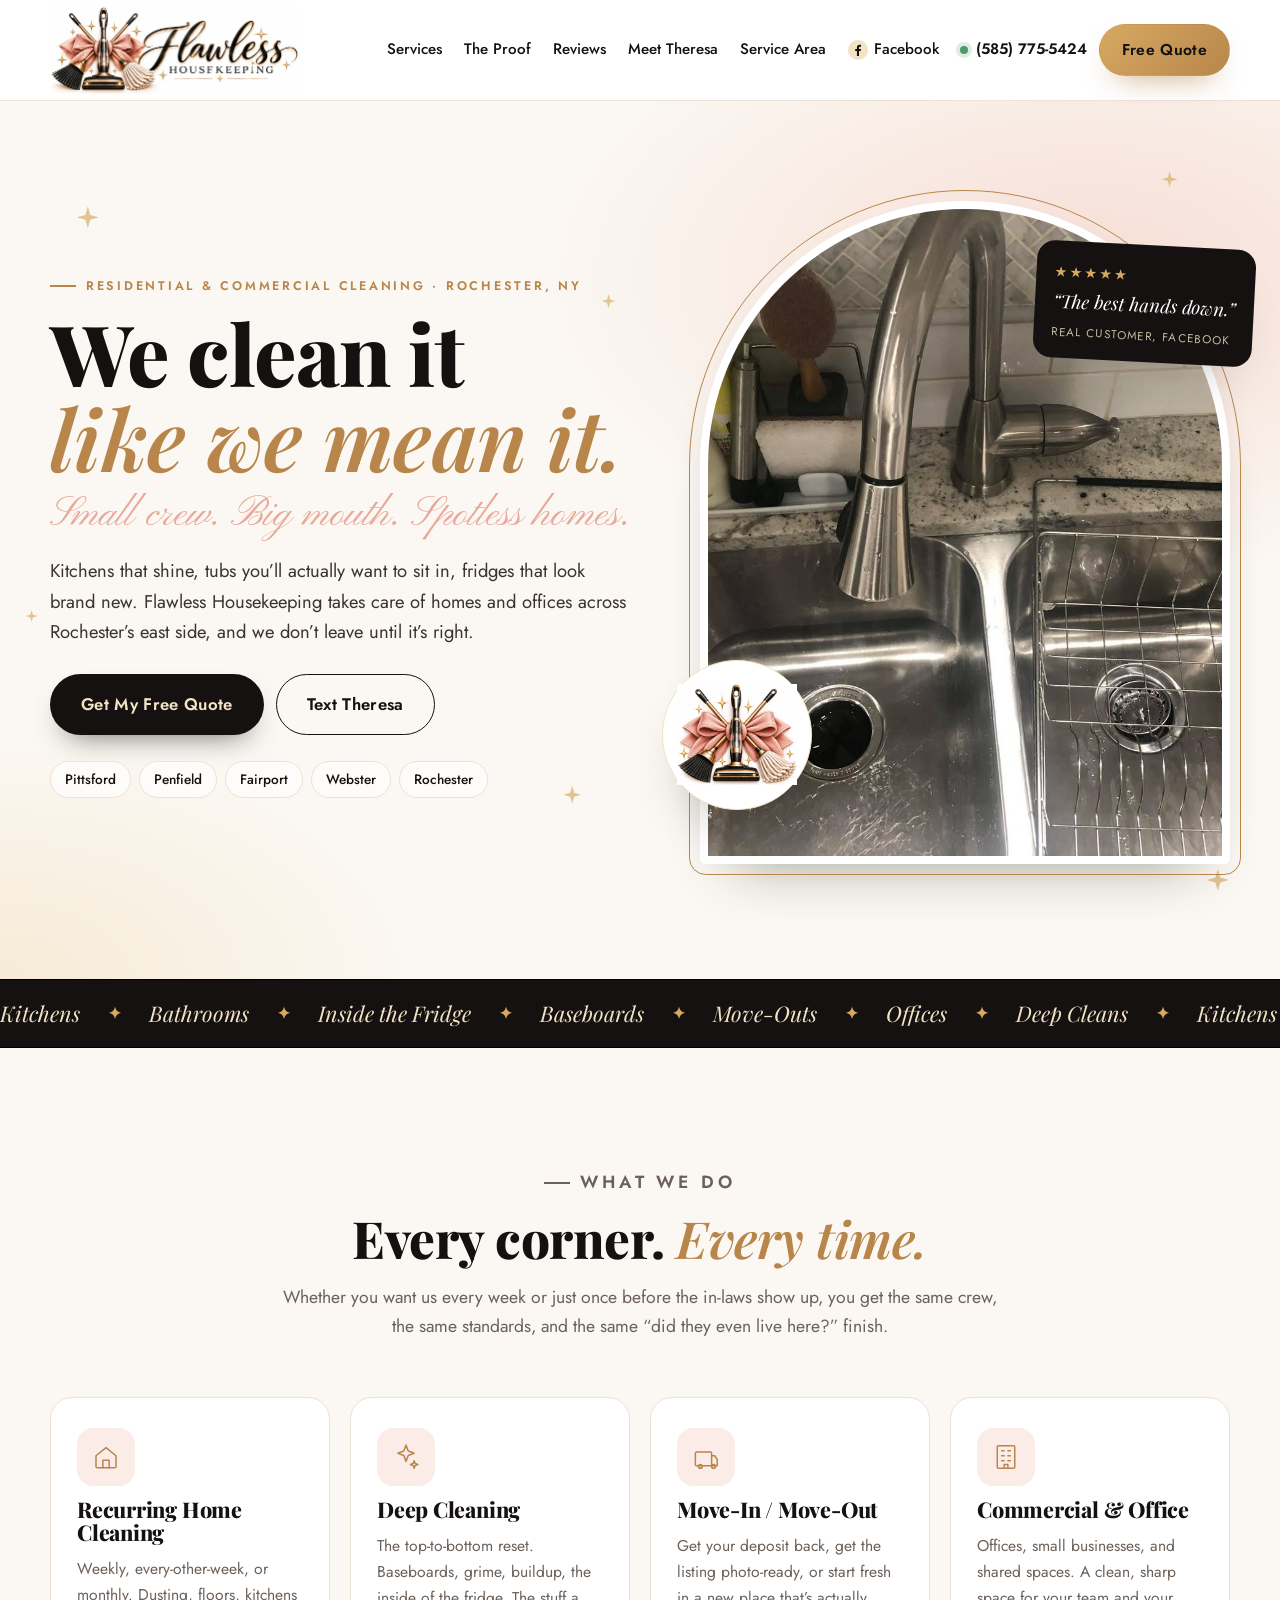
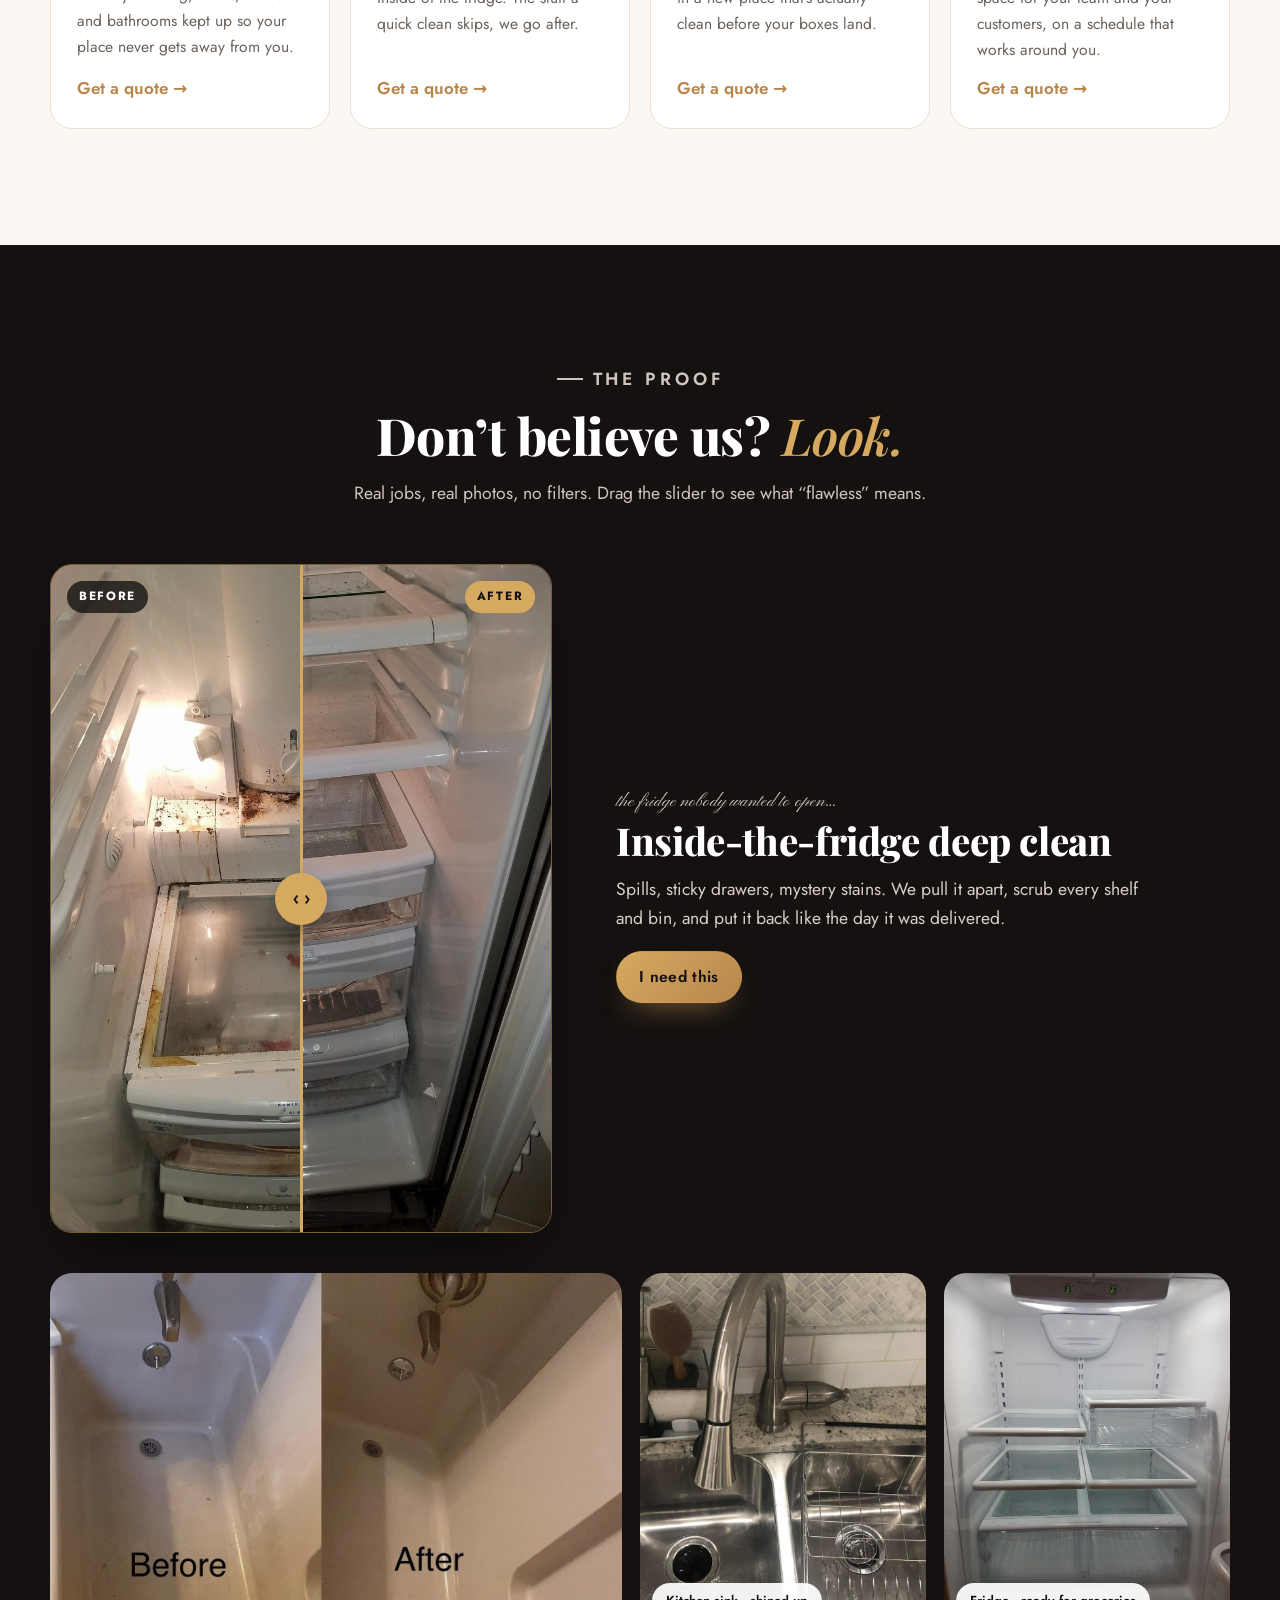
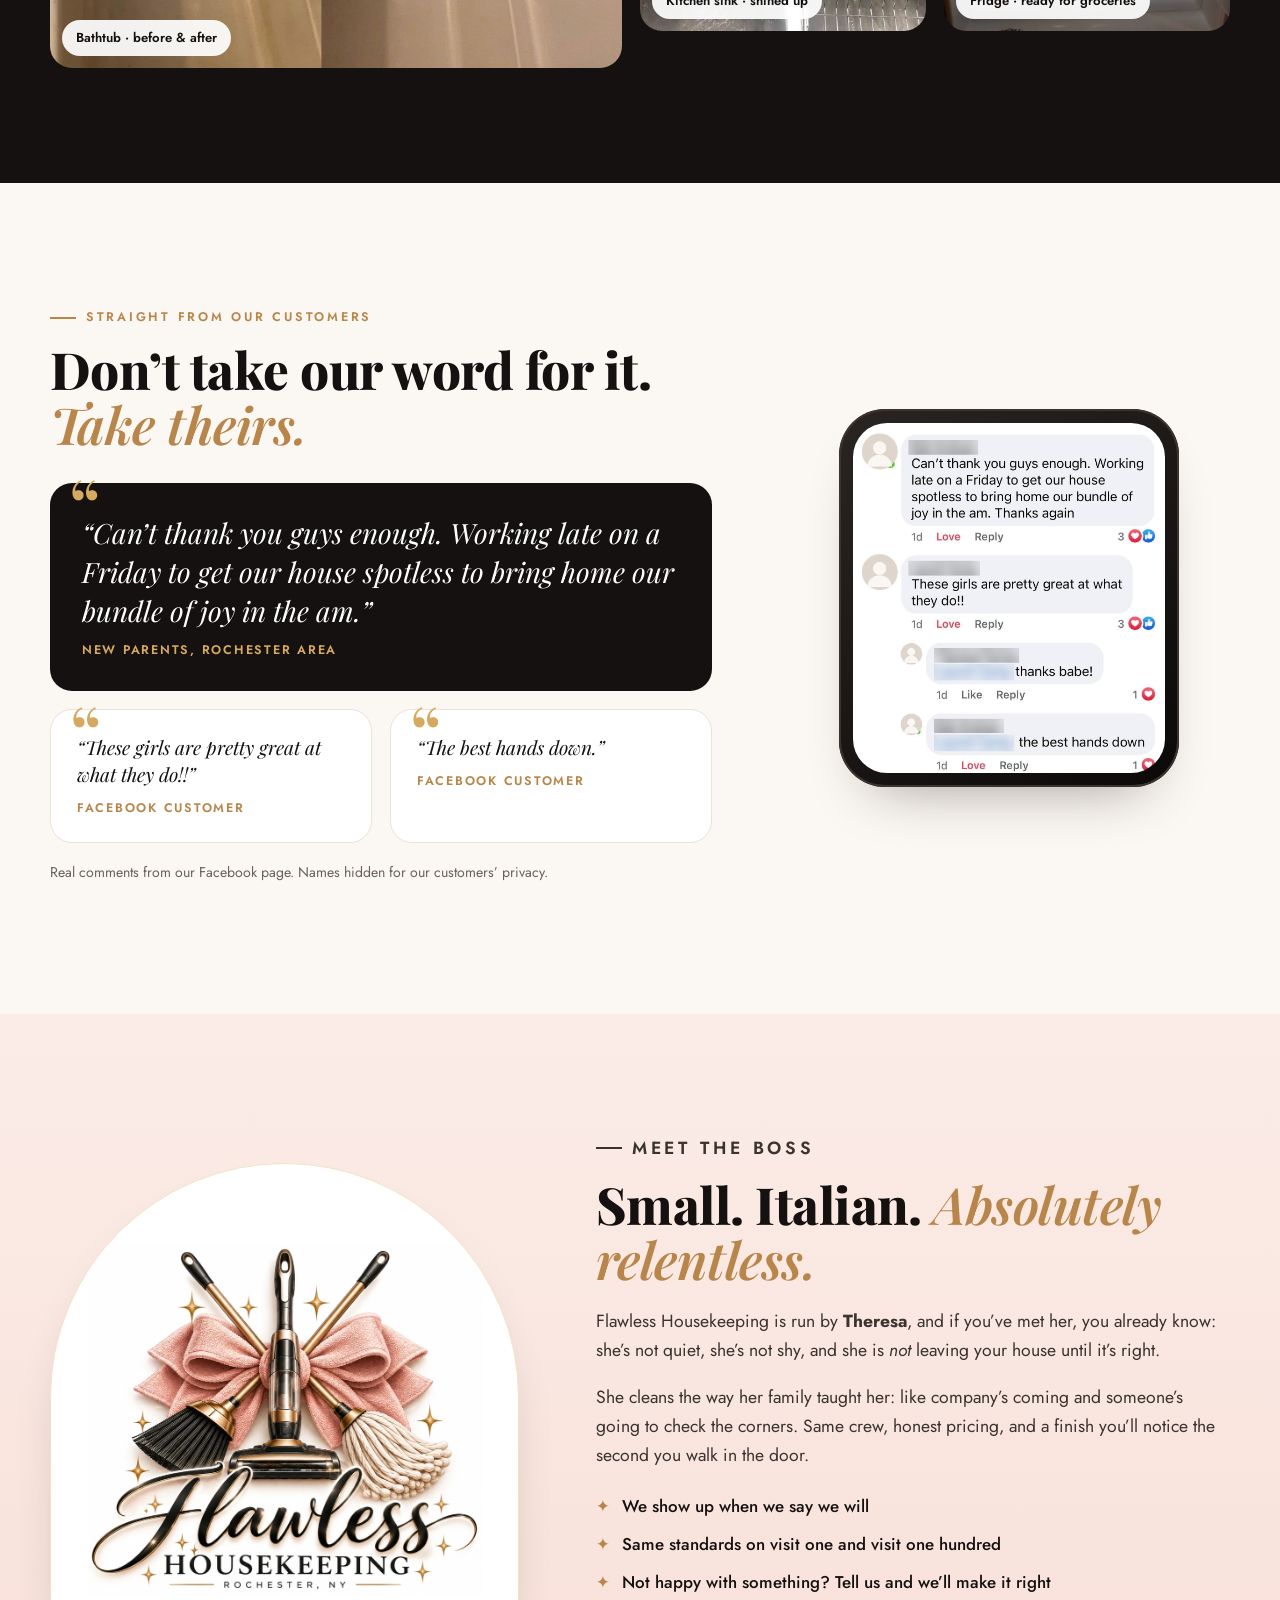
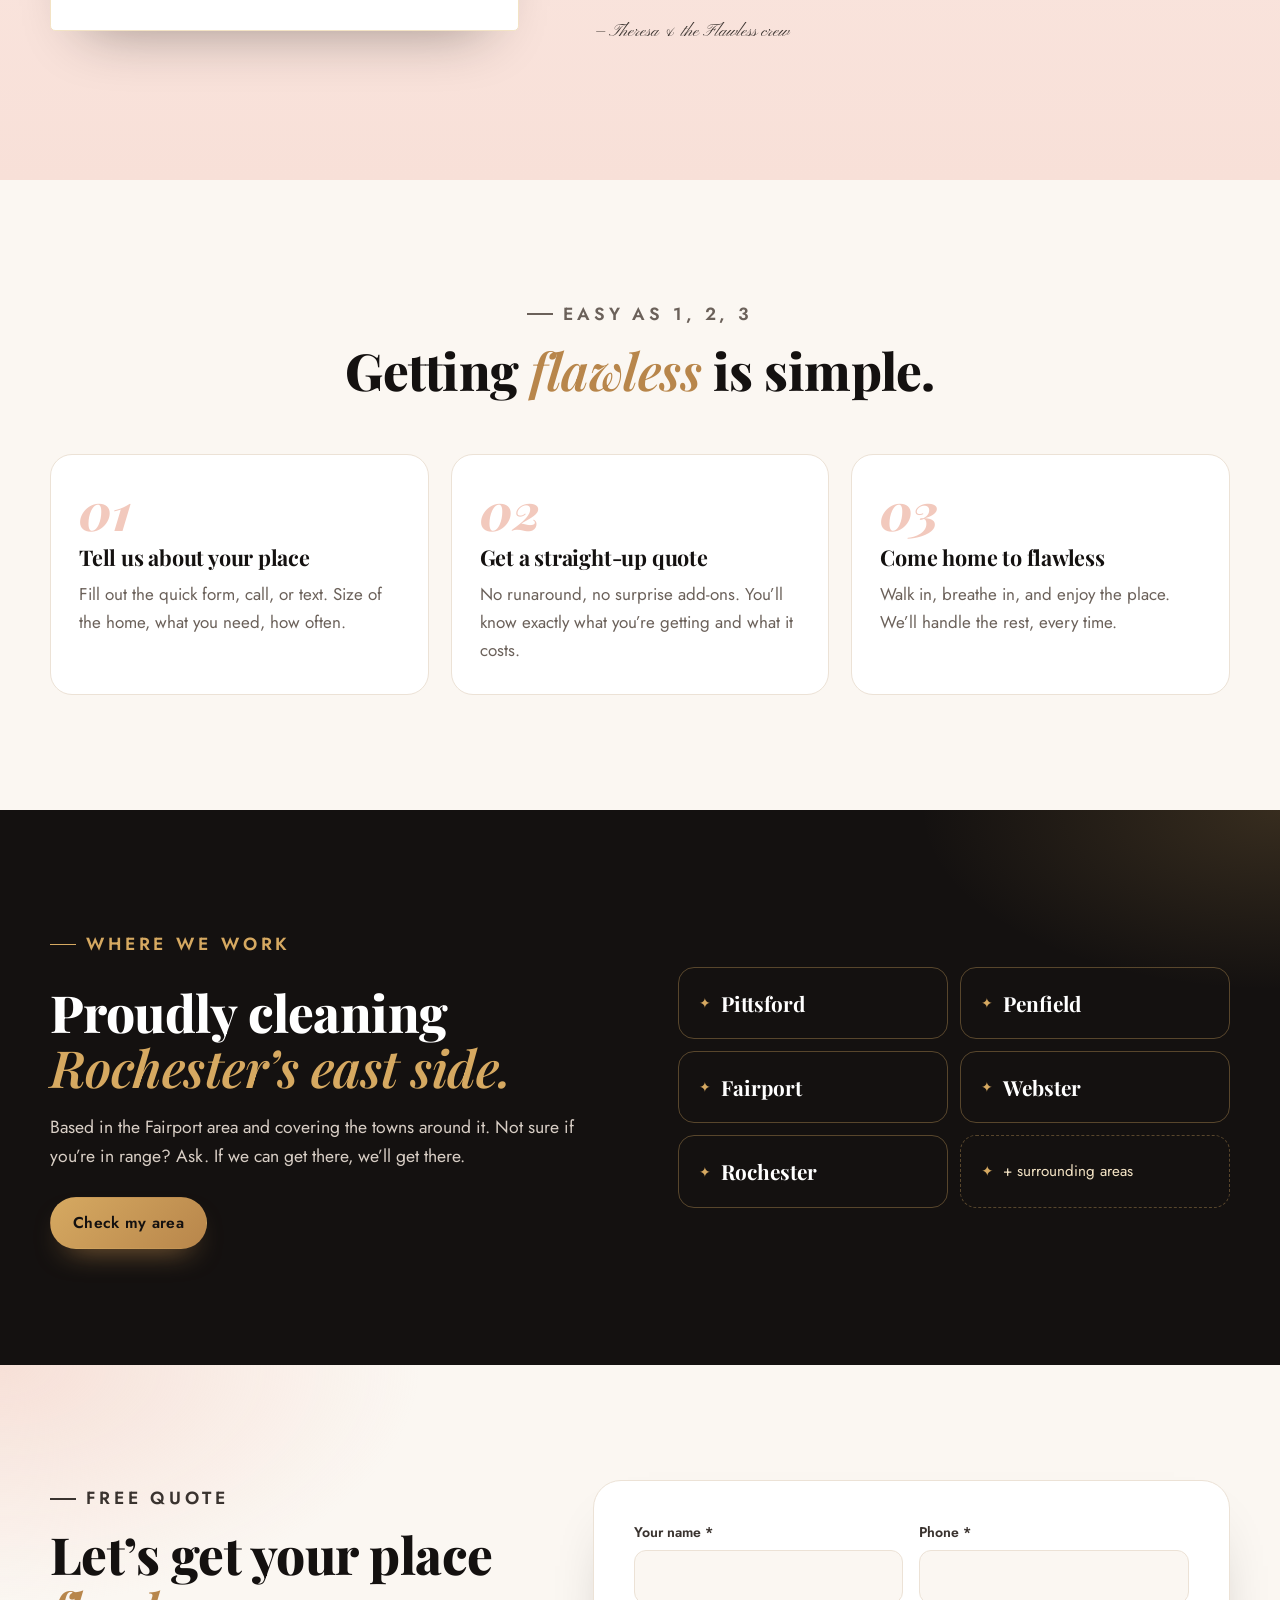
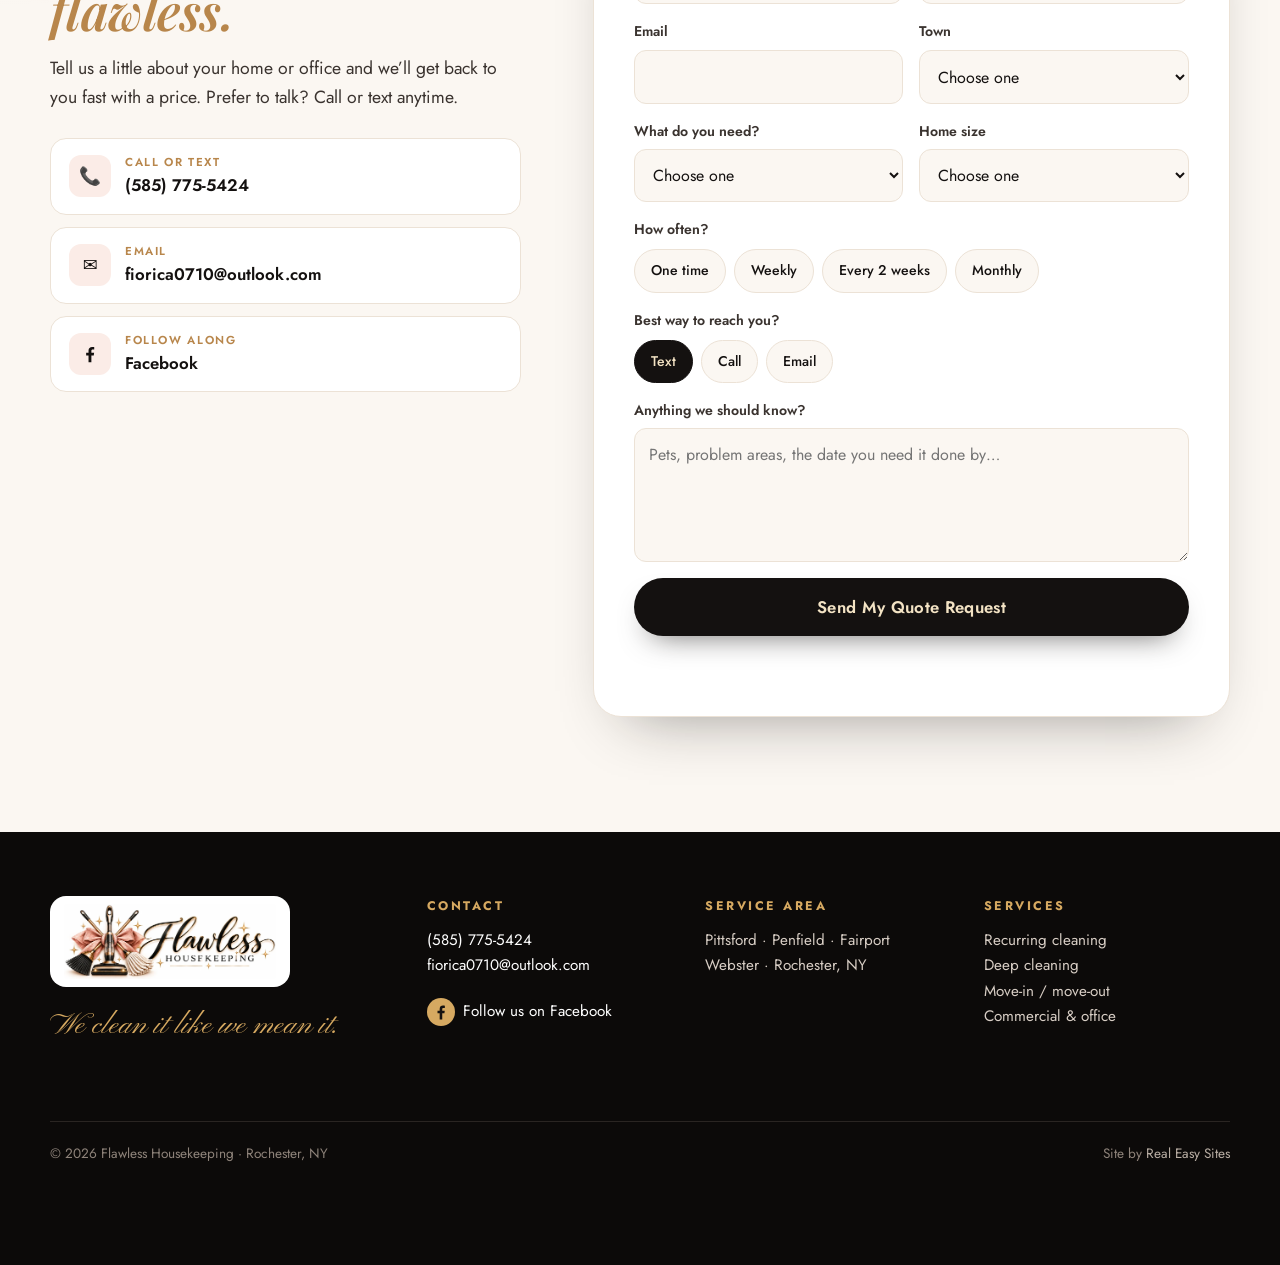
<file: index.html>
<!doctype html>
<html lang="en">
<head>
<meta charset="utf-8">
<meta name="viewport" content="width=device-width, initial-scale=1">
<title>Flawless Housekeeping | House Cleaning in Rochester, Pittsford, Penfield, Fairport &amp; Webster NY</title>
<meta name="description" content="Flawless Housekeeping — residential and commercial cleaning across Rochester, Pittsford, Penfield, Fairport and Webster, NY. We clean it like we mean it. Call or text (585) 775-5424 for a free quote.">
<link rel="canonical" href="/">
<meta name="theme-color" content="#141110">

<meta property="og:type" content="website">
<meta property="og:site_name" content="Flawless Housekeeping">
<meta property="og:title" content="Flawless Housekeeping — We clean it like we mean it.">
<meta property="og:description" content="Residential &amp; commercial cleaning across Rochester's east side. Free quotes — call or text (585) 775-5424.">
<meta property="og:image" content="/images/og-image.jpg">
<meta property="og:image:width" content="1200">
<meta property="og:image:height" content="630">
<meta name="twitter:card" content="summary_large_image">
<meta name="twitter:title" content="Flawless Housekeeping — We clean it like we mean it.">
<meta name="twitter:image" content="/images/og-image.jpg">

<link rel="icon" href="/images/favicon.ico" sizes="any">
<link rel="icon" href="/images/favicon.png" type="image/png">
<link rel="apple-touch-icon" href="/images/apple-touch-icon.png">

<link rel="preconnect" href="https://fonts.googleapis.com">
<link rel="preconnect" href="https://fonts.gstatic.com" crossorigin>
<link href="https://fonts.googleapis.com/css2?family=Playfair+Display:ital,wght@0,600;0,800;1,600;1,800&family=Pinyon+Script&family=Jost:wght@400;500;600;700&display=swap" rel="stylesheet">
<link rel="stylesheet" href="/css/styles.css">

<script type="application/ld+json">
{
  "@context": "https://schema.org",
  "@type": "HouseCleaningService",
  "name": "Flawless Housekeeping",
  "slogan": "We clean it like we mean it.",
  "image": "/images/og-image.jpg",
  "logo": "/images/logo-mark.webp",
  "telephone": "+1-585-775-5424",
  "email": "fiorica0710@outlook.com",
  "priceRange": "$$",
  "address": { "@type": "PostalAddress", "addressLocality": "Fairport", "addressRegion": "NY", "postalCode": "14450", "addressCountry": "US" },
  "areaServed": ["Rochester, NY", "Pittsford, NY", "Penfield, NY", "Fairport, NY", "Webster, NY"],
  "sameAs": ["https://www.facebook.com/SparKleanqueen"]
}
</script>
</head>
<body>
<a class="skip" href="#main">Skip to content</a>

<!-- ================= HEADER ================= -->
<header class="site-header" id="top">
  <div class="wrap header-inner">
    <a href="#top" class="brand" aria-label="Flawless Housekeeping home">
      <img src="/images/logo-horizontal.webp" alt="Flawless Housekeeping" width="1000" height="354">
    </a>
    <nav class="main-nav" id="main-nav" aria-label="Main">
      <a href="#services">Services</a>
      <a href="#proof">The Proof</a>
      <a href="#reviews">Reviews</a>
      <a href="#about">Meet Theresa</a>
      <a href="#area">Service Area</a>
      <a href="https://www.facebook.com/SparKleanqueen" target="_blank" rel="noopener" class="nav-social" aria-label="Flawless Housekeeping on Facebook">
        <svg viewBox="0 0 24 24" aria-hidden="true"><path d="M13.5 21v-7.5h2.6l.4-3h-3V8.6c0-.9.3-1.5 1.5-1.5h1.6V4.4c-.3 0-1.2-.1-2.3-.1-2.3 0-3.9 1.4-3.9 4v2.2H7.8v3h2.6V21h3.1Z"/></svg>
        <span>Facebook</span>
      </a>
    </nav>
    <div class="header-cta">
      <a class="phone-pill" href="tel:+15857755424"><span class="dot"></span>(585) 775-5424</a>
      <a class="btn btn-gold" href="#quote">Free Quote</a>
      <button class="menu-btn" aria-controls="main-nav" aria-expanded="false" aria-label="Open menu"><span></span><span></span><span></span></button>
    </div>
  </div>
</header>

<main id="main">

<!-- ================= HERO ================= -->
<section class="hero">
  <div class="sparkles" aria-hidden="true"><i></i><i></i><i></i><i></i><i></i><i></i></div>
  <div class="wrap hero-grid">
    <div class="hero-copy">
      <p class="eyebrow">Residential &amp; Commercial Cleaning · Rochester, NY</p>
      <h1>We clean it <em>like we mean it.</em></h1>
      <p class="hero-script">Small crew. Big mouth. Spotless homes.</p>
      <p class="lead">Kitchens that shine, tubs you’ll actually want to sit in, fridges that look brand new. Flawless Housekeeping takes care of homes and offices across Rochester’s east side, and we don’t leave until it’s right.</p>
      <div class="hero-actions">
        <a class="btn btn-ink btn-lg" href="#quote">Get My Free Quote</a>
        <a class="btn btn-outline btn-lg" href="sms:+15857755424">Text Theresa</a>
      </div>
      <ul class="hero-towns" aria-label="Towns we serve">
        <li>Pittsford</li><li>Penfield</li><li>Fairport</li><li>Webster</li><li>Rochester</li>
      </ul>
    </div>
    <div class="hero-visual">
      <figure class="arch">
        <img src="/images/kitchen-sink.jpg" alt="Gleaming stainless steel double sink and faucet after a Flawless Housekeeping clean" width="1400" height="1050" fetchpriority="high">
      </figure>
      <div class="badge-float">
        <img src="/images/logo-mark.webp" alt="" width="700" height="592">
      </div>
      <div class="quote-float">
        <span class="qf-stars" aria-hidden="true">★★★★★</span>
        <p>“The best hands down.”</p>
        <span class="qf-src">Real customer, Facebook</span>
      </div>
    </div>
  </div>
</section>

<!-- ================= MARQUEE ================= -->
<div class="marquee" aria-hidden="true">
  <div class="marquee-track">
    <span>Kitchens</span><b>✦</b><span>Bathrooms</span><b>✦</b><span>Inside the Fridge</span><b>✦</b><span>Baseboards</span><b>✦</b><span>Move-Outs</span><b>✦</b><span>Offices</span><b>✦</b><span>Deep Cleans</span><b>✦</b>
    <span>Kitchens</span><b>✦</b><span>Bathrooms</span><b>✦</b><span>Inside the Fridge</span><b>✦</b><span>Baseboards</span><b>✦</b><span>Move-Outs</span><b>✦</b><span>Offices</span><b>✦</b><span>Deep Cleans</span><b>✦</b>
  </div>
</div>

<!-- ================= SERVICES ================= -->
<section class="section" id="services">
  <div class="wrap">
    <header class="section-head">
      <p class="eyebrow">What we do</p>
      <h2>Every corner. <em>Every time.</em></h2>
      <p>Whether you want us every week or just once before the in-laws show up, you get the same crew, the same standards, and the same “did they even live here?” finish.</p>
    </header>
    <div class="service-grid">
      <article class="service-card">
        <div class="svc-icon" aria-hidden="true">
          <svg viewBox="0 0 48 48"><path d="M8 22 24 9l16 13v17a2 2 0 0 1-2 2H10a2 2 0 0 1-2-2V22Z"/><path d="M19 41V29h10v12"/></svg>
        </div>
        <h3>Recurring Home Cleaning</h3>
        <p>Weekly, every-other-week, or monthly. Dusting, floors, kitchens and bathrooms kept up so your place never gets away from you.</p>
        <a href="#quote" data-service="Recurring Home Cleaning" class="svc-link">Get a quote →</a>
      </article>
      <article class="service-card">
        <div class="svc-icon" aria-hidden="true">
          <svg viewBox="0 0 48 48"><path d="M24 5l3.5 9.5L37 18l-9.5 3.5L24 31l-3.5-9.5L11 18l9.5-3.5L24 5Z"/><path d="M37 30l1.6 4.4L43 36l-4.4 1.6L37 42l-1.6-4.4L31 36l4.4-1.6L37 30Z"/></svg>
        </div>
        <h3>Deep Cleaning</h3>
        <p>The top-to-bottom reset. Baseboards, grime, buildup, the inside of the fridge. The stuff a quick clean skips, we go after.</p>
        <a href="#quote" data-service="Deep Cleaning" class="svc-link">Get a quote →</a>
      </article>
      <article class="service-card">
        <div class="svc-icon" aria-hidden="true">
          <svg viewBox="0 0 48 48"><rect x="7" y="16" width="26" height="22" rx="2"/><path d="M33 22h5l4 6v10h-9"/><circle cx="15" cy="39" r="3"/><circle cx="36" cy="39" r="3"/></svg>
        </div>
        <h3>Move-In / Move-Out</h3>
        <p>Get your deposit back, get the listing photo-ready, or start fresh in a new place that’s actually clean before your boxes land.</p>
        <a href="#quote" data-service="Move-In / Move-Out" class="svc-link">Get a quote →</a>
      </article>
      <article class="service-card">
        <div class="svc-icon" aria-hidden="true">
          <svg viewBox="0 0 48 48"><rect x="10" y="6" width="28" height="36" rx="2"/><path d="M17 14h4M27 14h4M17 22h4M27 22h4M17 30h4M27 30h4M21 42v-6h6v6"/></svg>
        </div>
        <h3>Commercial &amp; Office</h3>
        <p>Offices, small businesses, and shared spaces. A clean, sharp space for your team and your customers, on a schedule that works around you.</p>
        <a href="#quote" data-service="Commercial / Office" class="svc-link">Get a quote →</a>
      </article>
    </div>
  </div>
</section>

<!-- ================= PROOF / BEFORE & AFTER ================= -->
<section class="section section-ink" id="proof">
  <div class="wrap">
    <header class="section-head light">
      <p class="eyebrow">The proof</p>
      <h2>Don’t believe us? <em>Look.</em></h2>
      <p>Real jobs, real photos, no filters. Drag the slider to see what “flawless” means.</p>
    </header>

    <div class="proof-feature">
      <div class="ba" style="--pos:50%">
        <img src="/images/fridge-after.jpg" alt="Refrigerator interior after cleaning: clear shelves and spotless drawers" class="ba-after" width="900" height="1200" loading="lazy">
        <div class="ba-before-wrap">
          <img src="/images/fridge-before.jpg" alt="Refrigerator interior before cleaning: spills and buildup on shelves and drawers" width="900" height="1200" loading="lazy">
        </div>
        <span class="ba-tag ba-tag-before">Before</span>
        <span class="ba-tag ba-tag-after">After</span>
        <div class="ba-handle" aria-hidden="true"><span>‹ ›</span></div>
        <input type="range" min="0" max="100" value="50" class="ba-range" aria-label="Drag to compare before and after">
      </div>
      <div class="proof-copy">
        <p class="script-accent">the fridge nobody wanted to open…</p>
        <h3>Inside-the-fridge deep clean</h3>
        <p>Spills, sticky drawers, mystery stains. We pull it apart, scrub every shelf and bin, and put it back like the day it was delivered.</p>
        <a href="#quote" class="btn btn-gold">I need this</a>
      </div>
    </div>

    <div class="proof-grid">
      <figure class="proof-card proof-wide">
        <img src="/images/tub-before-after.jpg" alt="Bathtub before and after: stained and dingy on the left, bright white on the right" width="1400" height="966" loading="lazy">
        <figcaption>Bathtub · before &amp; after</figcaption>
      </figure>
      <figure class="proof-card">
        <img src="/images/kitchen-sink.jpg" alt="Polished stainless double sink after cleaning" width="1400" height="1050" loading="lazy">
        <figcaption>Kitchen sink · shined up</figcaption>
      </figure>
      <figure class="proof-card">
        <img src="/images/fridge-spotless.jpg" alt="Spotless French-door refrigerator interior after cleaning" width="900" height="1200" loading="lazy">
        <figcaption>Fridge · ready for groceries</figcaption>
      </figure>
    </div>
  </div>
</section>

<!-- ================= REVIEWS ================= -->
<section class="section" id="reviews">
  <div class="wrap reviews-grid">
    <div class="reviews-copy">
      <p class="eyebrow">Straight from our customers</p>
      <h2>Don’t take our word for it. <em>Take theirs.</em></h2>

      <blockquote class="review review-lg">
        <p>“Can’t thank you guys enough. Working late on a Friday to get our house spotless to bring home our bundle of joy in the am.”</p>
        <footer>New parents, Rochester area</footer>
      </blockquote>
      <div class="review-row">
        <blockquote class="review">
          <p>“These girls are pretty great at what they do!!”</p>
          <footer>Facebook customer</footer>
        </blockquote>
        <blockquote class="review">
          <p>“The best hands down.”</p>
          <footer>Facebook customer</footer>
        </blockquote>
      </div>
      <p class="privacy-note">Real comments from our Facebook page. Names hidden for our customers’ privacy.</p>
    </div>
    <figure class="phone">
      <div class="phone-screen">
        <img src="/images/reviews-facebook-comments.jpg" alt="Screenshot of real Facebook comments praising Flawless Housekeeping, with customer names and photos hidden for privacy" width="1125" height="1262" loading="lazy">
      </div>
    </figure>
  </div>
</section>

<!-- ================= ABOUT ================= -->
<section class="section section-blush" id="about">
  <div class="wrap about-grid">
    <div class="about-visual">
      <img src="/images/logo-stacked.webp" alt="Flawless Housekeeping, Rochester NY logo" width="900" height="797">
    </div>
    <div class="about-copy">
      <p class="eyebrow">Meet the boss</p>
      <h2>Small. Italian. <em>Absolutely relentless.</em></h2>
      <p>Flawless Housekeeping is run by <strong>Theresa</strong>, and if you’ve met her, you already know: she’s not quiet, she’s not shy, and she is <em>not</em> leaving your house until it’s right.</p>
      <p>She cleans the way her family taught her: like company’s coming and someone’s going to check the corners. Same crew, honest pricing, and a finish you’ll notice the second you walk in the door.</p>
      <ul class="promise-list">
        <li><span>✦</span> We show up when we say we will</li>
        <li><span>✦</span> Same standards on visit one and visit one hundred</li>
        <li><span>✦</span> Not happy with something? Tell us and we’ll make it right</li>
      </ul>
      <p class="signoff">— Theresa &amp; the Flawless crew</p>
    </div>
  </div>
</section>

<!-- ================= HOW IT WORKS ================= -->
<section class="section" id="how">
  <div class="wrap">
    <header class="section-head">
      <p class="eyebrow">Easy as 1, 2, 3</p>
      <h2>Getting <em>flawless</em> is simple.</h2>
    </header>
    <ol class="steps">
      <li>
        <span class="step-n">01</span>
        <h3>Tell us about your place</h3>
        <p>Fill out the quick form, call, or text. Size of the home, what you need, how often.</p>
      </li>
      <li>
        <span class="step-n">02</span>
        <h3>Get a straight-up quote</h3>
        <p>No runaround, no surprise add-ons. You’ll know exactly what you’re getting and what it costs.</p>
      </li>
      <li>
        <span class="step-n">03</span>
        <h3>Come home to flawless</h3>
        <p>Walk in, breathe in, and enjoy the place. We’ll handle the rest, every time.</p>
      </li>
    </ol>
  </div>
</section>

<!-- ================= SERVICE AREA ================= -->
<section class="section section-ink area" id="area">
  <div class="wrap area-grid">
    <div>
      <p class="eyebrow">Where we work</p>
      <h2>Proudly cleaning <em>Rochester’s east side.</em></h2>
      <p>Based in the Fairport area and covering the towns around it. Not sure if you’re in range? Ask. If we can get there, we’ll get there.</p>
      <a href="#quote" class="btn btn-gold">Check my area</a>
    </div>
    <ul class="town-list">
      <li><strong>Pittsford</strong></li>
      <li><strong>Penfield</strong></li>
      <li><strong>Fairport</strong></li>
      <li><strong>Webster</strong></li>
      <li><strong>Rochester</strong></li>
      <li class="town-more">+ surrounding areas</li>
    </ul>
  </div>
</section>

<!-- ================= QUOTE FORM ================= -->
<section class="section quote" id="quote">
  <div class="wrap quote-grid">
    <div class="quote-copy">
      <p class="eyebrow">Free quote</p>
      <h2>Let’s get your place <em>flawless.</em></h2>
      <p>Tell us a little about your home or office and we’ll get back to you fast with a price. Prefer to talk? Call or text anytime.</p>
      <div class="contact-stack">
        <a href="tel:+15857755424" class="contact-line">
          <span class="ci" aria-hidden="true">📞</span>
          <span><small>Call or text</small>(585) 775-5424</span>
        </a>
        <a href="mailto:fiorica0710@outlook.com" class="contact-line">
          <span class="ci" aria-hidden="true">✉️</span>
          <span><small>Email</small>fiorica0710@outlook.com</span>
        </a>
        <a href="https://www.facebook.com/SparKleanqueen" target="_blank" rel="noopener" class="contact-line">
          <span class="ci" aria-hidden="true">
            <svg viewBox="0 0 24 24"><path d="M13.5 21v-7.5h2.6l.4-3h-3V8.6c0-.9.3-1.5 1.5-1.5h1.6V4.4c-.3 0-1.2-.1-2.3-.1-2.3 0-3.9 1.4-3.9 4v2.2H7.8v3h2.6V21h3.1Z"/></svg>
          </span>
          <span><small>Follow along</small>Facebook</span>
        </a>
      </div>
    </div>

    <form class="quote-form" id="quote-form" novalidate>
      <div class="form-row">
        <label>Your name *<input name="name" autocomplete="name" required></label>
        <label>Phone *<input name="phone" type="tel" autocomplete="tel" inputmode="tel" required></label>
      </div>
      <div class="form-row">
        <label>Email<input name="email" type="email" autocomplete="email"></label>
        <label>Town
          <select name="town">
            <option value="">Choose one</option>
            <option>Pittsford</option><option>Penfield</option><option>Fairport</option>
            <option>Webster</option><option>Rochester</option><option>Other / nearby</option>
          </select>
        </label>
      </div>
      <div class="form-row">
        <label>What do you need?
          <select name="service" id="service-select">
            <option value="">Choose one</option>
            <option>Recurring Home Cleaning</option>
            <option>Deep Cleaning</option>
            <option>Move-In / Move-Out</option>
            <option>Commercial / Office</option>
            <option>Not sure yet</option>
          </select>
        </label>
        <label>Home size
          <select name="home_size">
            <option value="">Choose one</option>
            <option>Studio / 1 bedroom</option>
            <option>2 bedrooms</option>
            <option>3 bedrooms</option>
            <option>4 bedrooms</option>
            <option>5+ bedrooms</option>
            <option>Office / commercial space</option>
          </select>
        </label>
      </div>
      <fieldset class="chip-group">
        <legend>How often?</legend>
        <label><input type="radio" name="frequency" value="One time"><span>One time</span></label>
        <label><input type="radio" name="frequency" value="Weekly"><span>Weekly</span></label>
        <label><input type="radio" name="frequency" value="Every 2 weeks"><span>Every 2 weeks</span></label>
        <label><input type="radio" name="frequency" value="Monthly"><span>Monthly</span></label>
      </fieldset>
      <fieldset class="chip-group">
        <legend>Best way to reach you?</legend>
        <label><input type="radio" name="preferred_contact" value="Text" checked><span>Text</span></label>
        <label><input type="radio" name="preferred_contact" value="Call"><span>Call</span></label>
        <label><input type="radio" name="preferred_contact" value="Email"><span>Email</span></label>
      </fieldset>
      <label>Anything we should know?<textarea name="message" rows="4" placeholder="Pets, problem areas, the date you need it done by…"></textarea></label>
      <label class="hp" aria-hidden="true">Website<input name="company_website" tabindex="-1" autocomplete="off"></label>
      <button type="submit" class="btn btn-ink btn-lg btn-block">Send My Quote Request</button>
      <p class="form-status" id="form-status" role="status" aria-live="polite"></p>
    </form>
  </div>
</section>

</main>

<!-- ================= FOOTER ================= -->
<footer class="site-footer">
  <div class="wrap footer-grid">
    <div class="footer-brand">
      <img src="/images/logo-horizontal.webp" alt="Flawless Housekeeping" width="1000" height="354" loading="lazy">
      <p class="footer-slogan">We clean it like we mean it.</p>
    </div>
    <div>
      <h4>Contact</h4>
      <p><a href="tel:+15857755424">(585) 775-5424</a><br><a href="mailto:fiorica0710@outlook.com">fiorica0710@outlook.com</a></p>
      <a href="https://www.facebook.com/SparKleanqueen" target="_blank" rel="noopener" class="footer-social" aria-label="Facebook">
        <svg viewBox="0 0 24 24" aria-hidden="true"><path d="M13.5 21v-7.5h2.6l.4-3h-3V8.6c0-.9.3-1.5 1.5-1.5h1.6V4.4c-.3 0-1.2-.1-2.3-.1-2.3 0-3.9 1.4-3.9 4v2.2H7.8v3h2.6V21h3.1Z"/></svg>
        Follow us on Facebook
      </a>
    </div>
    <div>
      <h4>Service Area</h4>
      <p>Pittsford · Penfield · Fairport<br>Webster · Rochester, NY</p>
    </div>
    <div>
      <h4>Services</h4>
      <p>Recurring cleaning<br>Deep cleaning<br>Move-in / move-out<br>Commercial &amp; office</p>
    </div>
  </div>
  <div class="wrap footer-bottom">
    <p>© <span id="year">2026</span> Flawless Housekeeping · Rochester, NY</p>
    <p>Site by <a href="#" rel="nofollow">Real Easy Sites</a></p>
  </div>
</footer>

<!-- Sticky mobile action bar -->
<nav class="mobile-bar" aria-label="Quick contact">
  <a href="tel:+15857755424"><span aria-hidden="true">📞</span>Call</a>
  <a href="sms:+15857755424"><span aria-hidden="true">💬</span>Text</a>
  <a href="#quote" class="mb-quote"><span aria-hidden="true">✦</span>Free Quote</a>
</nav>

<script src="/js/main.js" defer></script>
<!-- Visitor stats: paste the Cloudflare Web Analytics snippet here (free, cookie-free). See README. -->
</body>
</html>
</file>
<file: css/styles.css>
/* =========================================================
   Flawless Housekeeping — "We clean it like we mean it."
   Palette pulled from the logo: ink black, warm gold, blush towel pink, ivory.
   ========================================================= */
:root {
  --ink: #141110;
  --ink-2: #3a332f;
  --ink-soft: #6b615a;
  --gold: #b8864b;
  --gold-2: #d6a961;
  --gold-soft: #f3e3c4;
  --blush: #f2c9bd;
  --blush-2: #e8a89a;
  --blush-soft: #fbece7;
  --ivory: #fbf7f2;
  --white: #ffffff;
  --line: #ece2d6;

  --serif: "Playfair Display", Georgia, "Times New Roman", serif;
  --script: "Pinyon Script", "Brush Script MT", cursive;
  --sans: "Jost", system-ui, -apple-system, "Segoe UI", Roboto, sans-serif;

  --radius: 22px;
  --shadow: 0 30px 60px -35px rgba(20, 17, 16, .45);
  --wrap: 1180px;
}

*, *::before, *::after { box-sizing: border-box; }
html { scroll-behavior: smooth; scroll-padding-top: 110px; }
body {
  margin: 0;
  font-family: var(--sans);
  font-size: 1.0625rem;
  line-height: 1.65;
  color: var(--ink);
  background: var(--ivory);
  -webkit-font-smoothing: antialiased;
  overflow-x: hidden;
}
img { max-width: 100%; display: block; height: auto; }
a { color: inherit; }
h1, h2, h3 { font-family: var(--serif); line-height: 1.08; margin: 0; letter-spacing: -.01em; }
h2 { font-size: clamp(2rem, 4.2vw, 3.2rem); font-weight: 800; }
h2 em, h1 em { font-style: italic; font-weight: 600; color: var(--gold); }
p { margin: 0 0 1em; }

.wrap { width: min(100% - 32px, var(--wrap)); margin-inline: auto; }
.skip { position: absolute; left: -999px; top: 8px; background: var(--ink); color: var(--white); padding: 8px 14px; border-radius: 8px; z-index: 100; }
.skip:focus { left: 8px; }

.eyebrow {
  display: inline-flex; align-items: center; gap: 10px;
  font-size: .78rem; font-weight: 600; letter-spacing: .22em; text-transform: uppercase;
  color: var(--gold); margin-bottom: 14px;
}
.eyebrow::before { content: ""; width: 26px; height: 1.5px; background: currentColor; }

/* ---------- Buttons ---------- */
.btn {
  display: inline-flex; align-items: center; justify-content: center; gap: 8px;
  padding: 12px 22px; border-radius: 999px; border: 1.5px solid transparent;
  font-family: var(--sans); font-weight: 600; font-size: .98rem; letter-spacing: .02em;
  text-decoration: none; cursor: pointer; transition: transform .2s, box-shadow .2s, background .2s, color .2s;
}
.btn:hover { transform: translateY(-2px); }
.btn-lg { padding: 16px 30px; font-size: 1.05rem; }
.btn-block { width: 100%; }
.btn-ink { background: var(--ink); color: var(--gold-soft); box-shadow: 0 14px 30px -16px rgba(20,17,16,.7); }
.btn-ink:hover { background: #000; color: #fff; }
.btn-gold { background: linear-gradient(135deg, var(--gold-2), var(--gold)); color: var(--ink); box-shadow: 0 14px 30px -16px rgba(184,134,75,.9); }
.btn-outline { border-color: var(--ink); color: var(--ink); background: transparent; }
.btn-outline:hover { background: var(--ink); color: var(--gold-soft); }

/* ---------- Header ---------- */
.site-header {
  position: sticky; top: 0; z-index: 50;
  background: rgba(255, 255, 255, .94);
  backdrop-filter: saturate(1.4) blur(10px);
  border-bottom: 1px solid var(--line);
}
.header-inner { display: flex; align-items: center; gap: 20px; min-height: 100px; }
.brand img { height: 88px; width: auto; }
.main-nav { display: flex; align-items: center; gap: 22px; margin-left: auto; font-weight: 500; font-size: .95rem; }
.main-nav a { text-decoration: none; position: relative; }
.main-nav a:not(.nav-social)::after { content: ""; position: absolute; left: 0; right: 0; bottom: -4px; height: 1.5px; background: var(--gold); transform: scaleX(0); transition: transform .25s; }
.main-nav a:hover::after { transform: scaleX(1); }
.nav-social { display: inline-flex; align-items: center; gap: 6px; }
.nav-social svg { width: 20px; height: 20px; fill: var(--ink); background: var(--gold-soft); border-radius: 50%; padding: 2px; }
.header-cta { display: flex; align-items: center; gap: 12px; }
.phone-pill { display: inline-flex; align-items: center; gap: 8px; text-decoration: none; font-weight: 600; font-size: .95rem; white-space: nowrap; }
.phone-pill .dot { width: 8px; height: 8px; border-radius: 50%; background: #4f9a6a; box-shadow: 0 0 0 4px rgba(79,154,106,.18); }
.menu-btn { display: none; width: 44px; height: 44px; border: 1px solid var(--line); background: var(--white); border-radius: 12px; cursor: pointer; padding: 12px 10px; flex-direction: column; justify-content: space-between; }
.menu-btn span { display: block; height: 2px; background: var(--ink); border-radius: 2px; transition: transform .25s, opacity .25s; }
.menu-btn[aria-expanded="true"] span:nth-child(1) { transform: translateY(7px) rotate(45deg); }
.menu-btn[aria-expanded="true"] span:nth-child(2) { opacity: 0; }
.menu-btn[aria-expanded="true"] span:nth-child(3) { transform: translateY(-7px) rotate(-45deg); }

/* ---------- Hero ---------- */
.hero {
  position: relative; overflow: hidden;
  padding: clamp(48px, 8vw, 100px) 0 clamp(64px, 9vw, 120px);
  background:
    radial-gradient(900px 500px at 85% 20%, rgba(242,201,189,.55), transparent 60%),
    radial-gradient(700px 400px at 0% 100%, rgba(243,227,196,.6), transparent 60%),
    var(--ivory);
}
.hero-grid { display: grid; grid-template-columns: 1.05fr .95fr; gap: clamp(32px, 5vw, 72px); align-items: center; position: relative; z-index: 1; }
.hero h1 { font-size: clamp(2.8rem, 6.6vw, 5.4rem); font-weight: 800; line-height: 1; }
.hero h1 em { display: block; }
.hero-script { font-family: var(--script); font-size: clamp(1.9rem, 3.2vw, 2.6rem); color: var(--blush-2); line-height: 1.1; margin: 14px 0 18px; }
.hero .lead { font-size: 1.15rem; color: var(--ink-2); max-width: 34em; }
.hero-actions { display: flex; flex-wrap: wrap; gap: 12px; margin: 26px 0 26px; }
.hero-towns { list-style: none; padding: 0; margin: 0; display: flex; flex-wrap: wrap; gap: 8px; }
.hero-towns li { font-size: .85rem; font-weight: 500; padding: 6px 14px; border: 1px solid var(--line); border-radius: 999px; background: rgba(255,255,255,.7); }

.hero-visual { position: relative; }
.arch {
  margin: 0; aspect-ratio: 4 / 5; border-radius: 999px 999px var(--radius) var(--radius);
  overflow: hidden; box-shadow: var(--shadow); border: 8px solid var(--white);
  outline: 1.5px solid var(--gold); outline-offset: 10px;
}
.arch img { width: 100%; height: 100%; object-fit: cover; object-position: 40% 60%; }
.badge-float {
  position: absolute; left: -38px; bottom: 54px; width: 150px; aspect-ratio: 1;
  background: var(--white); border-radius: 50%; padding: 14px; box-shadow: var(--shadow);
  display: grid; place-items: center; border: 1.5px solid var(--gold-soft);
  animation: bob 6s ease-in-out infinite;
}
.badge-float img { width: 100%; height: 100%; object-fit: contain; }
.quote-float {
  position: absolute; right: -24px; top: 44px; max-width: 220px;
  background: var(--ink); color: var(--white); border-radius: 18px; padding: 16px 18px 14px;
  box-shadow: var(--shadow); transform: rotate(3deg);
}
.quote-float p { margin: 4px 0 4px; font-family: var(--serif); font-style: italic; font-size: 1.15rem; line-height: 1.25; }
.qf-stars { color: var(--gold-2); letter-spacing: 2px; font-size: .9rem; }
.qf-src { font-size: .72rem; letter-spacing: .12em; text-transform: uppercase; color: var(--gold-soft); opacity: .8; }
@keyframes bob { 0%,100% { transform: translateY(0) rotate(-4deg); } 50% { transform: translateY(-10px) rotate(2deg); } }

/* Sparkles */
.sparkles i {
  position: absolute; width: 22px; height: 22px; background: var(--gold-2);
  clip-path: polygon(50% 0, 61% 39%, 100% 50%, 61% 61%, 50% 100%, 39% 61%, 0 50%, 39% 39%);
  opacity: .65; animation: twinkle 4s ease-in-out infinite;
}
.sparkles i:nth-child(1) { top: 12%; left: 6%; }
.sparkles i:nth-child(2) { top: 22%; left: 47%; width: 14px; height: 14px; animation-delay: 1.2s; }
.sparkles i:nth-child(3) { top: 78%; left: 44%; width: 18px; height: 18px; animation-delay: .6s; }
.sparkles i:nth-child(4) { top: 8%; right: 8%; width: 16px; height: 16px; animation-delay: 2s; }
.sparkles i:nth-child(5) { bottom: 10%; right: 4%; animation-delay: 1.6s; }
.sparkles i:nth-child(6) { top: 58%; left: 2%; width: 12px; height: 12px; animation-delay: 2.6s; }
@keyframes twinkle { 0%,100% { transform: scale(.6) rotate(0); opacity: .25; } 50% { transform: scale(1.1) rotate(45deg); opacity: .9; } }

/* ---------- Marquee ---------- */
.marquee { background: var(--ink); color: var(--gold-soft); overflow: hidden; padding: 16px 0; border-block: 1px solid #000; }
.marquee-track { display: flex; gap: 28px; width: max-content; animation: scroll 32s linear infinite; font-family: var(--serif); font-style: italic; font-size: 1.35rem; white-space: nowrap; }
.marquee-track b { color: var(--gold-2); font-style: normal; font-size: 1rem; align-self: center; }
@keyframes scroll { to { transform: translateX(-50%); } }

/* ---------- Sections ---------- */
.section { padding: clamp(64px, 9vw, 120px) 0; position: relative; }
.section-head { max-width: 720px; margin: 0 auto clamp(36px, 5vw, 56px); text-align: center; }
.section-head .eyebrow { justify-content: center; }
.section-head h2 { margin-bottom: 16px; }
.section-head p { color: var(--ink-soft); font-size: 1.1rem; }
.section-ink { background: var(--ink); color: var(--white); }
.section-ink h2 em { color: var(--gold-2); }
.section-ink .eyebrow { color: var(--gold-2); }
.section-head.light p { color: #cfc5bc; }
.section-blush { background: linear-gradient(180deg, var(--blush-soft), #f8e0d8); }

/* ---------- Services ---------- */
.service-grid { display: grid; grid-template-columns: repeat(4, 1fr); gap: 20px; }
.service-card {
  background: var(--white); border: 1px solid var(--line); border-radius: var(--radius);
  padding: 30px 26px 26px; display: flex; flex-direction: column; gap: 12px;
  transition: transform .25s, box-shadow .25s, border-color .25s; position: relative; overflow: hidden;
}
.service-card::after { content: ""; position: absolute; inset: auto 0 0 0; height: 4px; background: linear-gradient(90deg, var(--blush-2), var(--gold)); transform: scaleX(0); transform-origin: left; transition: transform .35s; }
.service-card:hover { transform: translateY(-6px); box-shadow: var(--shadow); border-color: var(--gold-soft); }
.service-card:hover::after { transform: scaleX(1); }
.svc-icon { width: 58px; height: 58px; border-radius: 16px; background: var(--blush-soft); display: grid; place-items: center; }
.svc-icon svg { width: 30px; height: 30px; fill: none; stroke: var(--gold); stroke-width: 2.4; stroke-linejoin: round; stroke-linecap: round; }
.service-card h3 { font-size: 1.35rem; font-weight: 800; }
.service-card p { color: var(--ink-soft); font-size: .98rem; flex: 1; margin: 0; }
.svc-link { font-weight: 600; color: var(--gold); text-decoration: none; }
.svc-link:hover { color: var(--ink); }

/* ---------- Proof ---------- */
.proof-feature { display: grid; grid-template-columns: minmax(0, .9fr) minmax(0, 1.1fr); gap: clamp(28px, 5vw, 64px); align-items: center; margin-bottom: 40px; }
.ba {
  position: relative; aspect-ratio: 3 / 4; border-radius: var(--radius); overflow: hidden;
  box-shadow: 0 30px 60px -30px rgba(0,0,0,.8); border: 1.5px solid rgba(214,169,97,.5);
  user-select: none; touch-action: pan-y;
}
.ba img { position: absolute; inset: 0; width: 100%; height: 100%; object-fit: cover; }
.ba-before-wrap { position: absolute; inset: 0; clip-path: inset(0 calc(100% - var(--pos)) 0 0); }
.ba-before-wrap img { filter: saturate(.92); }
.ba-handle {
  position: absolute; top: 0; bottom: 0; left: var(--pos); width: 3px; margin-left: -1.5px;
  background: var(--gold-2); pointer-events: none;
}
.ba-handle span {
  position: absolute; top: 50%; left: 50%; transform: translate(-50%, -50%);
  width: 52px; height: 52px; border-radius: 50%; background: var(--gold-2); color: var(--ink);
  display: grid; place-items: center; font-weight: 700; font-size: 1.1rem; box-shadow: 0 8px 20px rgba(0,0,0,.35);
}
.ba-range { position: absolute; inset: 0; width: 100%; height: 100%; opacity: 0; cursor: ew-resize; margin: 0; }
.ba-tag { position: absolute; top: 16px; padding: 6px 12px; border-radius: 999px; font-size: .75rem; font-weight: 700; letter-spacing: .14em; text-transform: uppercase; pointer-events: none; }
.ba-tag-before { left: 16px; background: rgba(20,17,16,.78); color: var(--white); }
.ba-tag-after { right: 16px; background: var(--gold-2); color: var(--ink); }
.script-accent { font-family: var(--script); font-size: 2.2rem; color: var(--blush); line-height: 1; margin-bottom: 8px; }
.proof-copy h3 { font-size: clamp(1.8rem, 3vw, 2.4rem); font-weight: 800; margin-bottom: 14px; }
.proof-copy p { color: #d8cec5; font-size: 1.1rem; max-width: 30em; }

.proof-grid { display: grid; grid-template-columns: 2fr 1fr 1fr; gap: 18px; }
.proof-card { margin: 0; position: relative; border-radius: var(--radius); overflow: hidden; aspect-ratio: 4 / 5; background: #000; }
.proof-card.proof-wide { aspect-ratio: auto; }
.proof-card img { width: 100%; height: 100%; object-fit: cover; transition: transform .6s; }
.proof-card:hover img { transform: scale(1.04); }
.proof-card figcaption {
  position: absolute; left: 12px; bottom: 12px; padding: 7px 14px; border-radius: 999px;
  background: rgba(255,255,255,.92); color: var(--ink); font-size: .82rem; font-weight: 600;
}

/* ---------- Reviews ---------- */
.reviews-grid { display: grid; grid-template-columns: 1.2fr .8fr; gap: clamp(32px, 6vw, 80px); align-items: center; }
.reviews-copy h2 { margin-bottom: 30px; }
.review { margin: 0; background: var(--white); border: 1px solid var(--line); border-radius: var(--radius); padding: 24px 26px; position: relative; }
.review::before { content: "“"; position: absolute; top: -18px; left: 18px; font-family: var(--serif); font-size: 5rem; line-height: 1; color: var(--gold-2); }
.review p { font-family: var(--serif); font-style: italic; font-size: 1.2rem; line-height: 1.4; margin: 0 0 10px; }
.review-lg { padding: 30px 32px; margin-bottom: 18px; background: var(--ink); color: var(--white); border: 0; }
.review-lg p { font-size: clamp(1.35rem, 2.4vw, 1.75rem); }
.review footer { font-size: .78rem; letter-spacing: .14em; text-transform: uppercase; color: var(--gold); font-weight: 600; }
.review-lg footer { color: var(--gold-2); }
.review-row { display: grid; grid-template-columns: 1fr 1fr; gap: 18px; }
.privacy-note { margin-top: 18px; font-size: .88rem; color: var(--ink-soft); }

.phone {
  margin: 0 auto; width: min(100%, 340px); padding: 14px; border-radius: 46px;
  background: linear-gradient(145deg, #2a2522, #0b0a09); box-shadow: var(--shadow), inset 0 0 0 2px #3a3330;
  transform: rotate(-3deg);
}
.phone-screen { border-radius: 34px; overflow: hidden; background: var(--white); max-height: 600px; }
.phone-screen img { width: 100%; }

/* ---------- About ---------- */
.about-grid { display: grid; grid-template-columns: .85fr 1.15fr; gap: clamp(32px, 6vw, 80px); align-items: center; }
.about-visual {
  background: var(--white); border-radius: 999px 999px var(--radius) var(--radius); padding: clamp(56px, 7vw, 80px) clamp(20px, 3vw, 36px) clamp(20px, 3vw, 36px); overflow: hidden;
  box-shadow: var(--shadow); border: 1.5px solid var(--gold-soft);
}
.about-copy h2 { margin-bottom: 20px; }
.about-copy p { font-size: 1.1rem; color: var(--ink-2); }
.promise-list { list-style: none; padding: 0; margin: 22px 0; display: grid; gap: 10px; }
.promise-list li { display: flex; gap: 12px; align-items: baseline; font-weight: 500; }
.promise-list span { color: var(--gold); }
.signoff { font-family: var(--script); font-size: 2rem; color: var(--ink); }

/* ---------- Steps ---------- */
.steps { list-style: none; padding: 0; margin: 0; display: grid; grid-template-columns: repeat(3, 1fr); gap: 22px; counter-reset: s; }
.steps li { background: var(--white); border: 1px solid var(--line); border-radius: var(--radius); padding: 30px 28px; position: relative; }
.step-n { font-family: var(--serif); font-size: 3.2rem; font-weight: 800; font-style: italic; color: var(--blush); line-height: 1; display: block; margin-bottom: 10px; }
.steps h3 { font-size: 1.35rem; margin-bottom: 10px; }
.steps p { color: var(--ink-soft); margin: 0; }

/* ---------- Area ---------- */
.area { background:
  radial-gradient(600px 300px at 100% 0%, rgba(214,169,97,.18), transparent 60%),
  var(--ink); }
.area-grid { display: grid; grid-template-columns: 1fr 1fr; gap: clamp(32px, 6vw, 80px); align-items: center; }
.area h2 { margin-bottom: 18px; }
.area p { color: #d8cec5; font-size: 1.1rem; margin-bottom: 26px; }
.town-list { list-style: none; padding: 0; margin: 0; display: grid; grid-template-columns: 1fr 1fr; gap: 12px; }
.town-list li { padding: 18px 20px; border: 1px solid rgba(214,169,97,.35); border-radius: 16px; font-family: var(--serif); font-size: 1.3rem; display: flex; align-items: center; gap: 10px; }
.town-list li::before { content: "✦"; color: var(--gold-2); font-size: .9rem; }
.town-list .town-more { font-family: var(--sans); font-size: .95rem; color: var(--gold-soft); border-style: dashed; }

/* ---------- Quote ---------- */
.quote { background:
  radial-gradient(700px 400px at 0% 0%, rgba(242,201,189,.5), transparent 60%),
  var(--ivory); }
.quote-grid { display: grid; grid-template-columns: .85fr 1.15fr; gap: clamp(32px, 6vw, 72px); align-items: start; }
.quote-copy h2 { margin-bottom: 16px; }
.quote-copy > p { color: var(--ink-2); font-size: 1.1rem; }
.contact-stack { display: grid; gap: 12px; margin-top: 26px; }
.contact-line { display: flex; gap: 14px; align-items: center; text-decoration: none; padding: 14px 18px; background: var(--white); border: 1px solid var(--line); border-radius: 16px; font-weight: 600; font-size: 1.05rem; transition: border-color .2s, transform .2s; overflow-wrap: anywhere; }
.contact-line:hover { border-color: var(--gold); transform: translateX(4px); }
.contact-line small { display: block; font-size: .72rem; text-transform: uppercase; letter-spacing: .14em; color: var(--gold); font-weight: 600; }
.ci { width: 42px; height: 42px; flex: none; border-radius: 12px; background: var(--blush-soft); display: grid; place-items: center; font-size: 1.1rem; }
.ci svg { width: 22px; height: 22px; fill: var(--ink); }

.quote-form {
  background: var(--white); border: 1px solid var(--line); border-radius: 28px; padding: clamp(22px, 4vw, 40px);
  box-shadow: var(--shadow); display: grid; gap: 16px;
}
.form-row { display: grid; grid-template-columns: 1fr 1fr; gap: 16px; }
.quote-form label { display: grid; gap: 6px; font-size: .88rem; font-weight: 600; color: var(--ink-2); }
.quote-form input, .quote-form select, .quote-form textarea {
  width: 100%; font: inherit; font-size: 1rem; font-weight: 400; color: var(--ink);
  padding: 13px 14px; border: 1.5px solid var(--line); border-radius: 12px; background: var(--ivory);
  transition: border-color .2s, box-shadow .2s;
}
.quote-form input:focus, .quote-form select:focus, .quote-form textarea:focus { outline: none; border-color: var(--gold); box-shadow: 0 0 0 4px rgba(214,169,97,.2); background: var(--white); }
.quote-form .invalid { border-color: #c24a3f; }
.chip-group { border: 0; padding: 0; margin: 0; display: flex; flex-wrap: wrap; gap: 8px; }
.chip-group legend { font-size: .88rem; font-weight: 600; color: var(--ink-2); margin-bottom: 8px; padding: 0; }
.chip-group label { display: inline-block; }
.chip-group input { position: absolute; opacity: 0; width: 1px; height: 1px; }
.chip-group span { display: inline-block; padding: 9px 16px; border: 1.5px solid var(--line); border-radius: 999px; cursor: pointer; font-weight: 500; color: var(--ink); background: var(--ivory); transition: all .2s; }
.chip-group input:checked + span { background: var(--ink); color: var(--gold-soft); border-color: var(--ink); }
.chip-group input:focus-visible + span { box-shadow: 0 0 0 4px rgba(214,169,97,.35); }
.hp { position: absolute !important; left: -9999px !important; }
.form-status { margin: 0; font-weight: 600; min-height: 1.4em; }
.form-status.ok { color: #2f7a4a; }
.form-status.err { color: #b0372d; }
.form-success { text-align: center; padding: 30px 10px; }
.form-success h3 { font-size: 2rem; margin-bottom: 10px; }
.form-success .script-accent { color: var(--blush-2); }

/* ---------- Footer ---------- */
.site-footer { background: #0c0a09; color: #d8cec5; padding: 64px 0 100px; font-size: .95rem; }
.footer-grid { display: grid; grid-template-columns: 1.4fr 1fr 1fr 1fr; gap: 32px; }
.footer-brand img { width: 240px; background: var(--white); border-radius: 16px; padding: 8px 14px; }
.footer-slogan { font-family: var(--script); font-size: 1.9rem; color: var(--gold-2); margin-top: 14px; }
.site-footer h4 { font-family: var(--sans); font-size: .78rem; letter-spacing: .2em; text-transform: uppercase; color: var(--gold-2); margin: 0 0 12px; }
.site-footer a { color: #fff; text-decoration: none; overflow-wrap: anywhere; }
.site-footer a:hover { color: var(--gold-2); }
.footer-social { display: inline-flex; align-items: center; gap: 8px; margin-top: 4px; }
.footer-social svg { width: 28px; height: 28px; fill: var(--ink); background: var(--gold-2); border-radius: 50%; padding: 4px; }
.footer-bottom { display: flex; justify-content: space-between; flex-wrap: wrap; gap: 8px; border-top: 1px solid #2a2522; margin-top: 40px; padding-top: 20px; font-size: .85rem; color: #8e837a; }
.footer-bottom p { margin: 0; }
.footer-bottom a { color: #b9aea4; }

/* ---------- Mobile bar ---------- */
.mobile-bar { display: none; }

/* ---------- Reveal ---------- */
.reveal { opacity: 0; transform: translateY(24px); transition: opacity .7s ease, transform .7s ease; }
.reveal.in { opacity: 1; transform: none; }

/* ---------- Responsive ---------- */
@media (max-width: 1100px) {
  .main-nav { gap: 16px; font-size: .9rem; }
  .nav-social span { display: none; }
  .service-grid { grid-template-columns: repeat(2, 1fr); }
}

@media (max-width: 960px) {
  .phone-pill { display: none; }
  .menu-btn { display: flex; }
  .main-nav {
    position: fixed; inset: 100px 0 auto 0; flex-direction: column; align-items: stretch; gap: 0;
    background: var(--white); border-bottom: 1px solid var(--line); padding: 8px 16px 18px;
    transform: translateY(-120%); visibility: hidden; transition: transform .3s, visibility 0s .3s; box-shadow: var(--shadow); margin: 0;
  }
  .main-nav.open { transform: none; visibility: visible; transition: transform .3s; }
  .main-nav a { padding: 14px 4px; border-bottom: 1px solid var(--line); font-size: 1.05rem; }
  .main-nav a::after { display: none; }
  .nav-social span { display: inline; }
  .header-cta { margin-left: auto; }

  .hero-grid, .proof-feature, .reviews-grid, .about-grid, .area-grid, .quote-grid { grid-template-columns: 1fr; }
  .hero-visual { max-width: 460px; margin: 10px auto 0; width: 100%; padding: 0 10px; }
  .badge-float { left: -10px; width: 120px; }
  .quote-float { right: -6px; }
  .proof-feature .ba { max-width: 460px; width: 100%; margin: 0 auto; }
  .proof-grid { grid-template-columns: 1fr 1fr; }
  .proof-card.proof-wide { grid-column: 1 / -1; }
  .about-visual { max-width: 420px; margin: 0 auto; width: 100%; }
  .steps { grid-template-columns: 1fr; }
  .footer-grid { grid-template-columns: 1fr 1fr; }
}

@media (max-width: 640px) {
  body { font-size: 1rem; }
  .header-inner { min-height: 76px; gap: 10px; }
  .main-nav { inset: 76px 0 auto 0; }
  .brand img { height: 62px; }
  .header-cta .btn-gold { display: none; }
  .hero h1 { font-size: clamp(2.6rem, 12vw, 3.4rem); }
  .hero-actions .btn { flex: 1 1 100%; }
  .quote-float { position: relative; right: auto; top: auto; margin: -40px 0 0 auto; transform: rotate(2deg); max-width: 210px; }
  .badge-float { width: 96px; bottom: 90px; left: -6px; padding: 10px; }
  .arch { outline-offset: 6px; border-width: 6px; }
  .service-grid { grid-template-columns: 1fr; }
  .review-row { grid-template-columns: 1fr; }
  .form-row { grid-template-columns: 1fr; }
  .town-list { grid-template-columns: 1fr 1fr; }
  .town-list li { font-size: 1.1rem; padding: 14px 14px; }
  .proof-grid { grid-template-columns: 1fr; }
  .proof-card { aspect-ratio: 4 / 3; }
  .footer-grid { grid-template-columns: 1fr; }
  .phone { transform: none; }

  .mobile-bar {
    display: grid; grid-template-columns: 1fr 1fr 1.4fr; position: fixed; left: 0; right: 0; bottom: 0; z-index: 60;
    background: var(--ink); border-top: 1px solid #000; padding: 8px 8px calc(8px + env(safe-area-inset-bottom)); gap: 8px;
  }
  .mobile-bar a { display: flex; align-items: center; justify-content: center; gap: 6px; padding: 12px 6px; border-radius: 12px; color: var(--white); text-decoration: none; font-weight: 600; font-size: .95rem; background: #221d1a; }
  .mobile-bar .mb-quote { background: linear-gradient(135deg, var(--gold-2), var(--gold)); color: var(--ink); }
}

@media (prefers-reduced-motion: reduce) {
  *, *::before, *::after { animation: none !important; transition: none !important; }
  .reveal { opacity: 1; transform: none; }
  html { scroll-behavior: auto; }
}

@media (max-width: 640px) {
  .sparkles i:nth-child(2), .sparkles i:nth-child(3), .sparkles i:nth-child(6) { display: none; }
}
</file>
